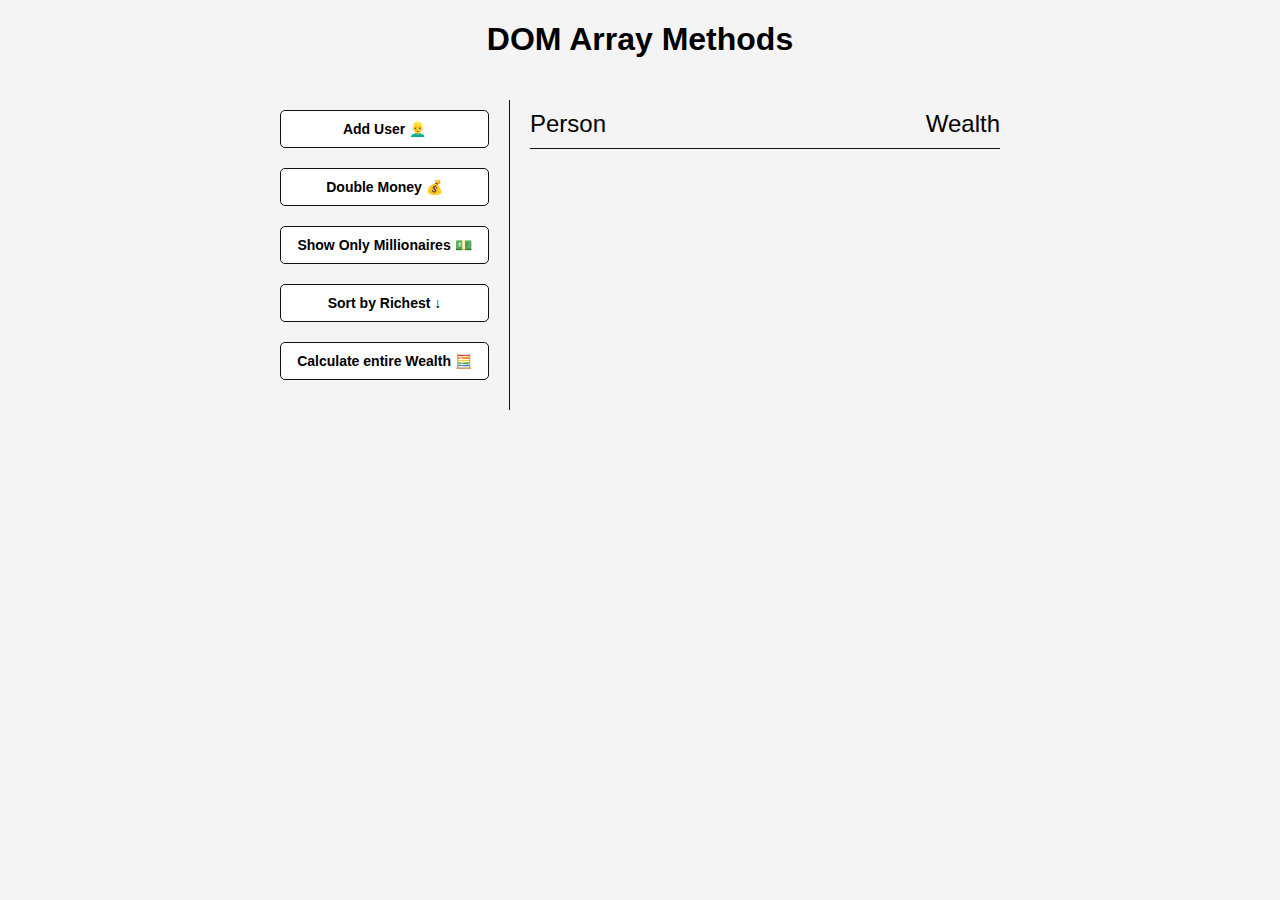
<file: javascript-projectes/dom-array-methods/index.html>
<!DOCTYPE html>
<html lang="en">
  <head>
    <meta charset="UTF-8" />
    <meta http-equiv="X-UA-Compatible" content="IE=edge" />
    <meta name="viewport" content="width=device-width, initial-scale=1.0" />
    <link rel="stylesheet" href="style.css" />
    <title>Document</title>
  </head>
  <body>
    <h1>DOM Array Methods</h1>

    <div class="container">
      <aside>
        <button id="add-user">Add User 👱‍♂️</button>
        <button id="double">Double Money 💰</button>
        <button id="show-millionaires">Show Only Millionaires 💵</button>
        <button id="sort">Sort by Richest ↓</button>
        <button id="calculate-wealth">Calculate entire Wealth 🧮</button>
      </aside>

      <main id="main">
        <h2><strong>Person</strong> Wealth</h2>
      </main>
    </div>

    <script src="script.js"></script>
  </body>
</html>
</file>
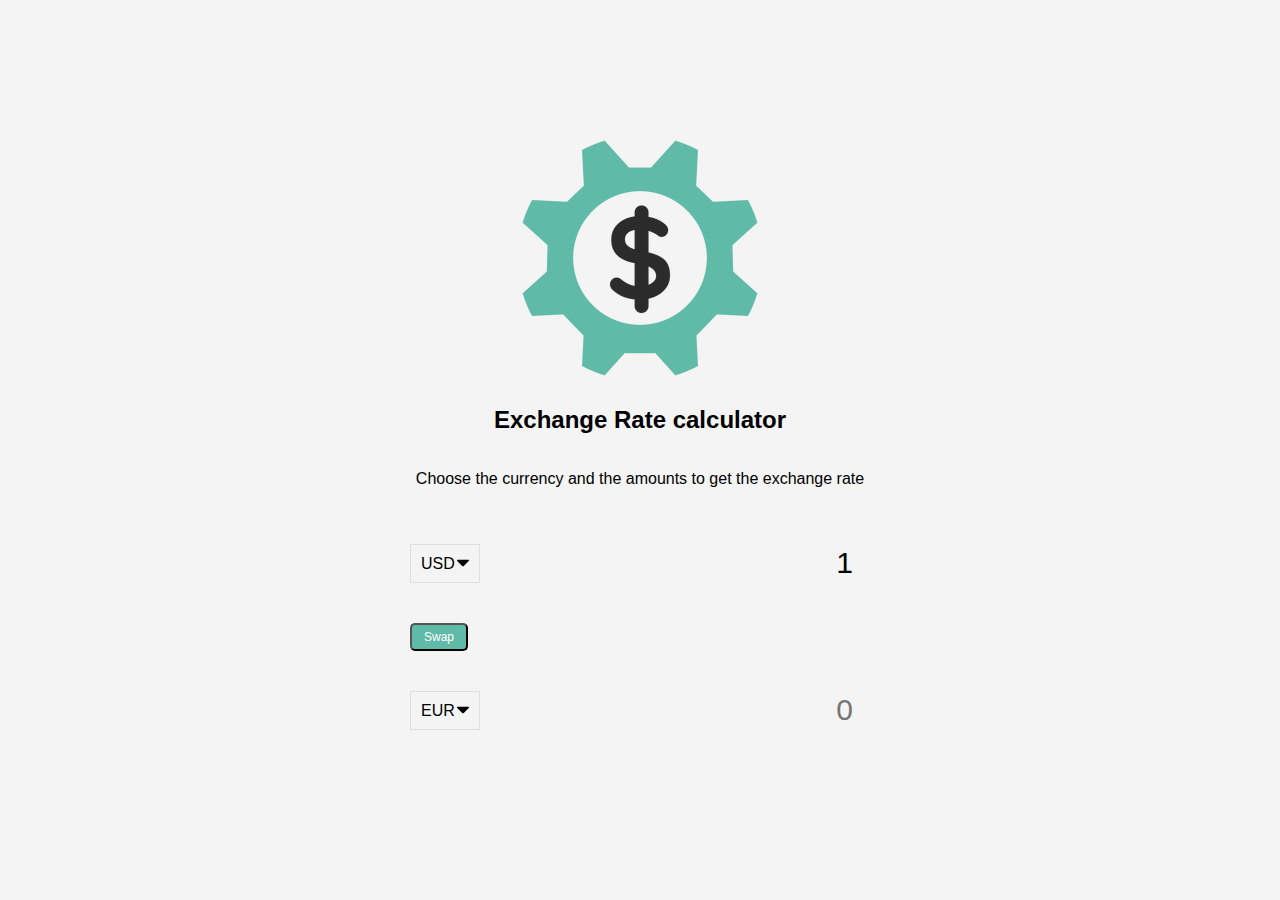
<file: javascript-projectes/exchange-rate/index.html>
<!DOCTYPE html>
<html lang="en">
  <head>
    <meta charset="UTF-8" />
    <meta http-equiv="X-UA-Compatible" content="IE=edge" />
    <meta name="viewport" content="width=device-width, initial-scale=1.0" />
    <link rel="stylesheet" href="style.css" />
    <title>exchange-rate</title>
  </head>
  <body>
    <img src="img/money.png" alt="hgh" class="mony-img" />
    <h2>Exchange Rate calculator</h2>
    <p>Choose the currency and the amounts to get the exchange rate</p>

    <div class="container">
      <div class="currency">
        <select id="currency-one">
          <option value="AED">AED</option>
          <option value="ARS">ARS</option>
          <option value="AUD">AUD</option>
          <option value="BGN">BGN</option>
          <option value="BRL">BRL</option>
          <option value="BSD">BSD</option>
          <option value="CAD">CAD</option>
          <option value="CHF">CHF</option>
          <option value="CLP">CLP</option>
          <option value="CNY">CNY</option>
          <option value="COP">COP</option>
          <option value="CZK">CZK</option>
          <option value="DKK">DKK</option>
          <option value="DOP">DOP</option>
          <option value="EGP">EGP</option>
          <option value="EUR">EUR</option>
          <option value="FJD">FJD</option>
          <option value="GBP">GBP</option>
          <option value="GTQ">GTQ</option>
          <option value="HKD">HKD</option>
          <option value="HRK">HRK</option>
          <option value="HUF">HUF</option>
          <option value="IDR">IDR</option>
          <option value="ILS">ILS</option>
          <option value="INR">INR</option>
          <option value="ISK">ISK</option>
          <option value="JPY">JPY</option>
          <option value="KRW">KRW</option>
          <option value="KZT">KZT</option>
          <option value="MXN">MXN</option>
          <option value="MYR">MYR</option>
          <option value="NOK">NOK</option>
          <option value="NZD">NZD</option>
          <option value="PAB">PAB</option>
          <option value="PEN">PEN</option>
          <option value="PHP">PHP</option>
          <option value="PKR">PKR</option>
          <option value="PLN">PLN</option>
          <option value="PYG">PYG</option>
          <option value="RON">RON</option>
          <option value="RUB">RUB</option>
          <option value="SAR">SAR</option>
          <option value="SEK">SEK</option>
          <option value="SGD">SGD</option>
          <option value="THB">THB</option>
          <option value="TRY">TRY</option>
          <option value="TWD">TWD</option>
          <option value="UAH">UAH</option>
          <option value="USD" selected>USD</option>
          <option value="UYU">UYU</option>
          <option value="VND">VND</option>
          <option value="ZAR">ZAR</option>
        </select>
        <input type="number" id="amount-one" placeholder="0" value="1" />
      </div>

      <div class="swap-rate-container">
        <button class="btn" id="swap">Swap</button>
        <div class="rate" id="rate"></div>
      </div>

      <div class="currency">
        <select id="currency-two">
          <option value="AED">AED</option>
          <option value="ARS">ARS</option>
          <option value="AUD">AUD</option>
          <option value="BGN">BGN</option>
          <option value="BRL">BRL</option>
          <option value="BSD">BSD</option>
          <option value="CAD">CAD</option>
          <option value="CHF">CHF</option>
          <option value="CLP">CLP</option>
          <option value="CNY">CNY</option>
          <option value="COP">COP</option>
          <option value="CZK">CZK</option>
          <option value="DKK">DKK</option>
          <option value="DOP">DOP</option>
          <option value="EGP">EGP</option>
          <option value="EUR" selected>EUR</option>
          <option value="FJD">FJD</option>
          <option value="GBP">GBP</option>
          <option value="GTQ">GTQ</option>
          <option value="HKD">HKD</option>
          <option value="HRK">HRK</option>
          <option value="HUF">HUF</option>
          <option value="IDR">IDR</option>
          <option value="ILS">ILS</option>
          <option value="INR">INR</option>
          <option value="ISK">ISK</option>
          <option value="JPY">JPY</option>
          <option value="KRW">KRW</option>
          <option value="KZT">KZT</option>
          <option value="MXN">MXN</option>
          <option value="MYR">MYR</option>
          <option value="NOK">NOK</option>
          <option value="NZD">NZD</option>
          <option value="PAB">PAB</option>
          <option value="PEN">PEN</option>
          <option value="PHP">PHP</option>
          <option value="PKR">PKR</option>
          <option value="PLN">PLN</option>
          <option value="PYG">PYG</option>
          <option value="RON">RON</option>
          <option value="RUB">RUB</option>
          <option value="SAR">SAR</option>
          <option value="SEK">SEK</option>
          <option value="SGD">SGD</option>
          <option value="THB">THB</option>
          <option value="TRY">TRY</option>
          <option value="TWD">TWD</option>
          <option value="UAH">UAH</option>
          <option value="USD">USD</option>
          <option value="UYU">UYU</option>
          <option value="VND">VND</option>
          <option value="ZAR">ZAR</option>
        </select>
        <input type="number" id="amount-two" placeholder="0" />
      </div>
    </div>

    <script src="script.js"></script>
  </body>
</html>
</file>
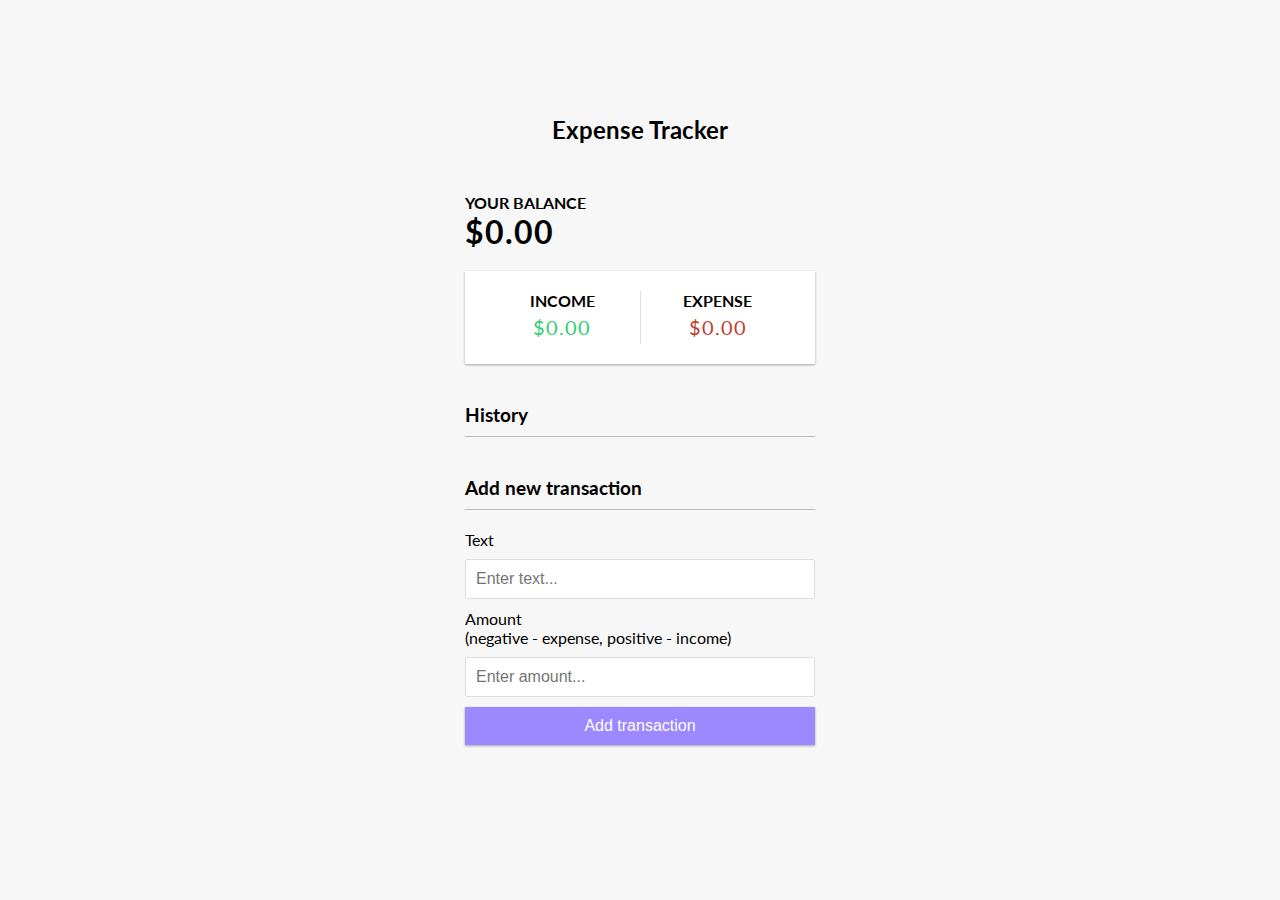
<file: javascript-projectes/expense-tracker/index.html>
<!DOCTYPE html>
<html lang="en">
  <head>
    <meta charset="UTF-8" />
    <meta name="viewport" content="width=device-width, initial-scale=1.0" />
    <meta http-equiv="X-UA-Compatible" content="ie=edge" />
    <link rel="stylesheet" href="style.css" />
    <title>Expense Tracker</title>
  </head>
  <body>
    <h2>Expense Tracker</h2>

    <div class="container">
      <h4>Your Balance</h4>
      <h1 id="balance">$0.00</h1>

      <div class="inc-exp-container">
        <div>
          <h4>Income</h4>
          <p id="money-plus" class="money plus">+$0.00</p>
        </div>
        <div>
          <h4>Expense</h4>
          <p id="money-minus" class="money minus">-$0.00</p>
        </div>
      </div>

      <h3>History</h3>
      <ul id="list" class="list">
        <!-- <li class="minus">
          Cash <span>-$400</span><button class="delete-btn">x</button>
        </li> -->
      </ul>

      <h3>Add new transaction</h3>
      <form id="form">
        <div class="form-control">
          <label for="text">Text</label>
          <input type="text" id="text" placeholder="Enter text..." />
        </div>
        <div class="form-control">
          <label for="amount"
            >Amount <br />
            (negative - expense, positive - income)</label
          >
          <input type="number" id="amount" placeholder="Enter amount..." />
        </div>
        <button class="btn">Add transaction</button>
      </form>
    </div>
    <script src="script.js"></script>
  </body>
</html>
</file>
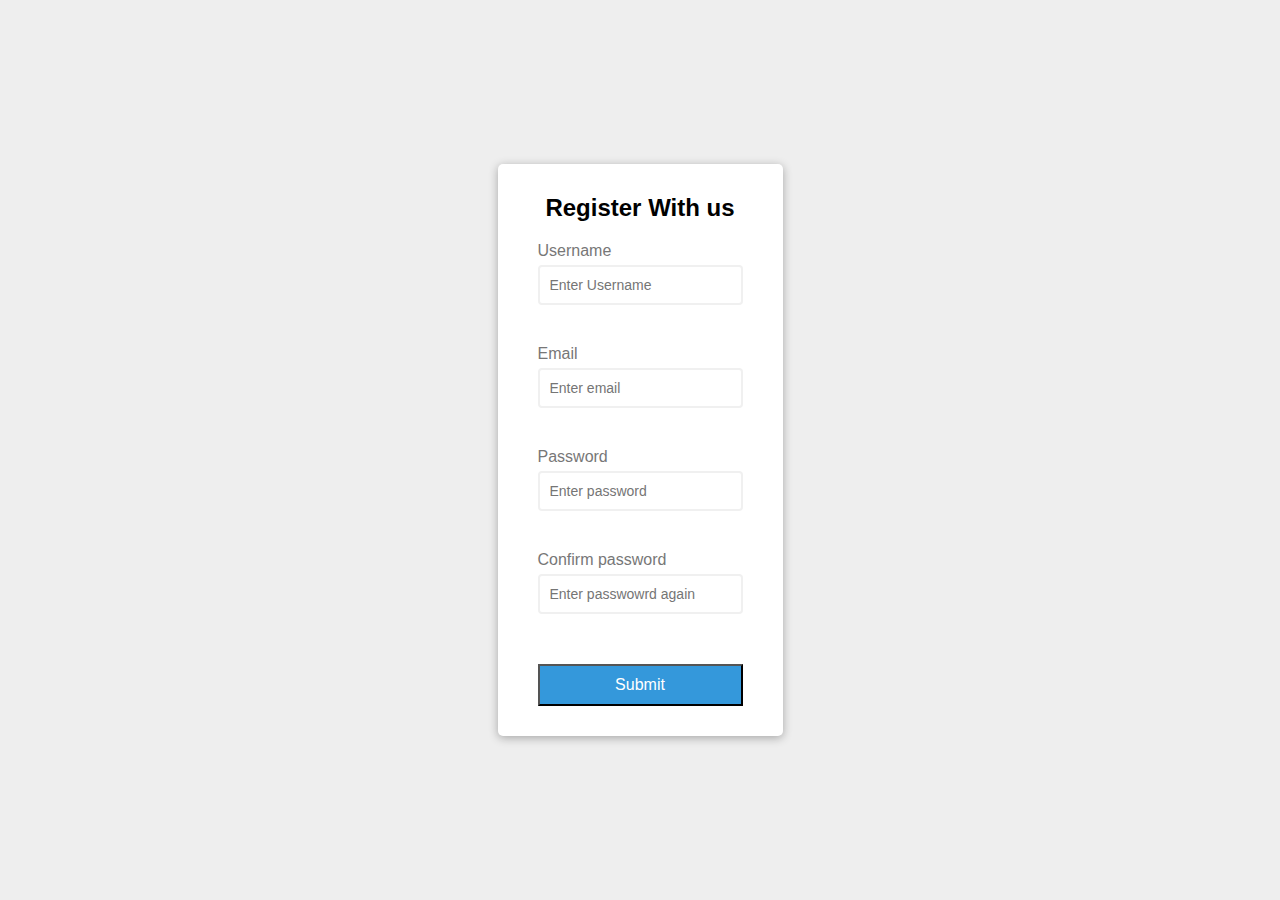
<file: javascript-projectes/form-validation/index.html>
<!DOCTYPE html>
<html lang="en">
  <head>
    <meta charset="UTF-8" />
    <meta http-equiv="X-UA-Compatible" content="IE=edge" />
    <meta name="viewport" content="width=device-width, initial-scale=1.0" />
    <link rel="stylesheet" href="style.css" />
    <title>form-validation</title>
  </head>
  <body>
    <div class="container">
      <form id="form" class="form">
        <h2>Register With us</h2>
        <div class="form-control">
          <label for="username">Username</label>
          <input id="username" type="text" placeholder="Enter Username" />
          <small>Error message</small>
        </div>
        <div class="form-control">
          <label for="email">Email</label>
          <input id="email" type="text" placeholder="Enter email" />
          <small>Error message</small>
        </div>
        <div class="form-control">
          <label for="password">Password</label>
          <input id="password" type="password" placeholder="Enter password" />
          <small>Error message</small>
        </div>
        <div class="form-control">
          <label for="password2">Confirm password</label>
          <input
            id="password2"
            type="password"
            placeholder="Enter passwowrd again"
          />
          <small>Error message</small>
        </div>
        <button>Submit</button>
      </form>
    </div>
    <script src="script.js"></script>
  </body>
</html>
</file>
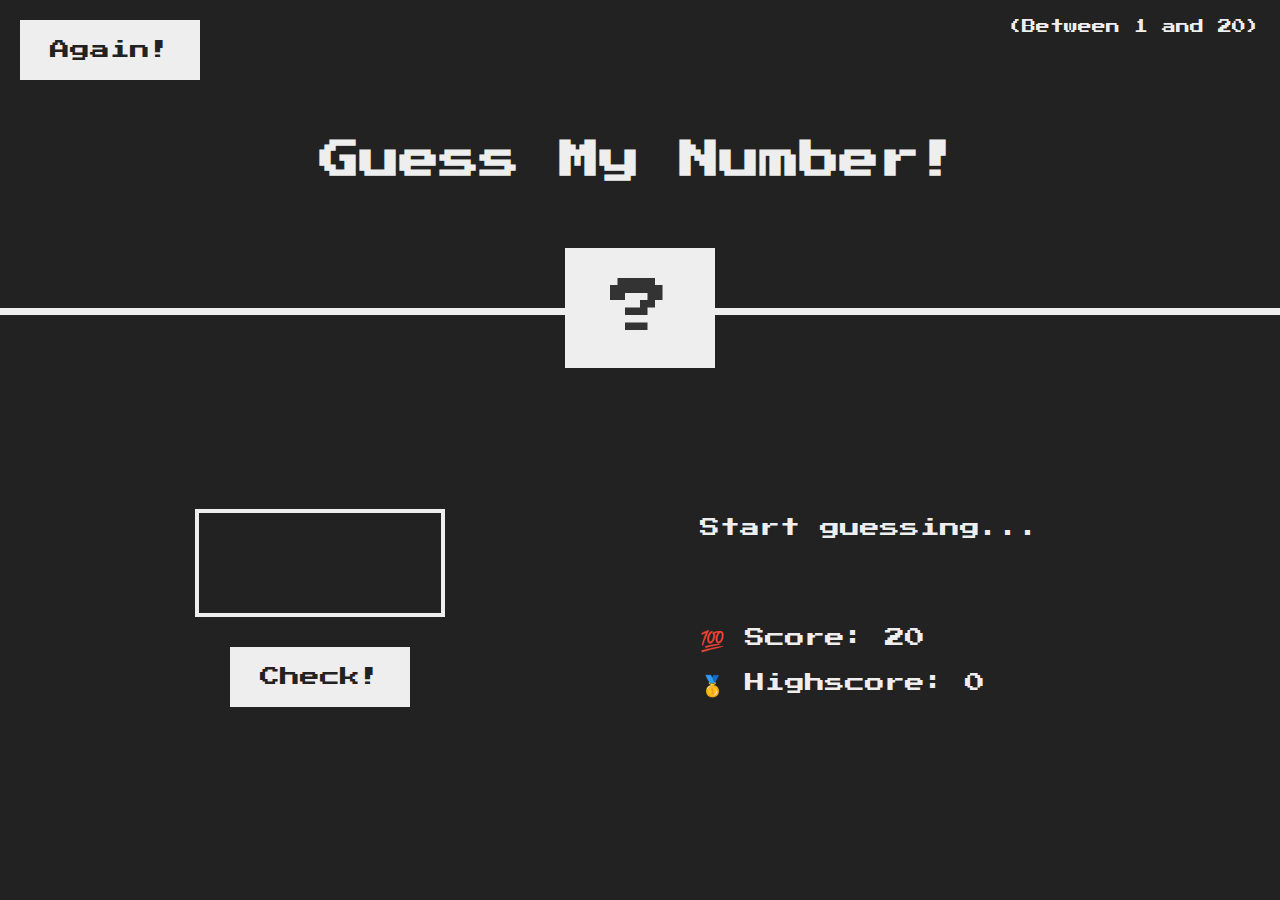
<file: javascript-projectes/GUEST-number/index.html>
<!DOCTYPE html>
<html lang="en">
  <head>
    <meta charset="UTF-8" />
    <meta name="viewport" content="width=device-width, initial-scale=1.0" />
    <meta http-equiv="X-UA-Compatible" content="ie=edge" />
    <link rel="stylesheet" href="style.css" />
    <title>Guess My Number!</title>
  </head>
  <body>
    <header>
      <h1>Guess My Number!</h1>
      <p class="between">(Between 1 and 20)</p>
      <button class="btn again">Again!</button>
      <div class="number">?</div>
    </header>
    <main>
      <section class="left">
        <input type="number" class="guess" />
        <button class="btn check">Check!</button>
      </section>
      <section class="right">
        <p class="message">Start guessing...</p>
        <p class="label-score">💯 Score: <span class="score">20</span></p>
        <p class="label-highscore">
          🥇 Highscore: <span class="highscore">0</span>
        </p>
      </section>
    </main>
    <script src="script.js"></script>
  </body>
</html>
</file>
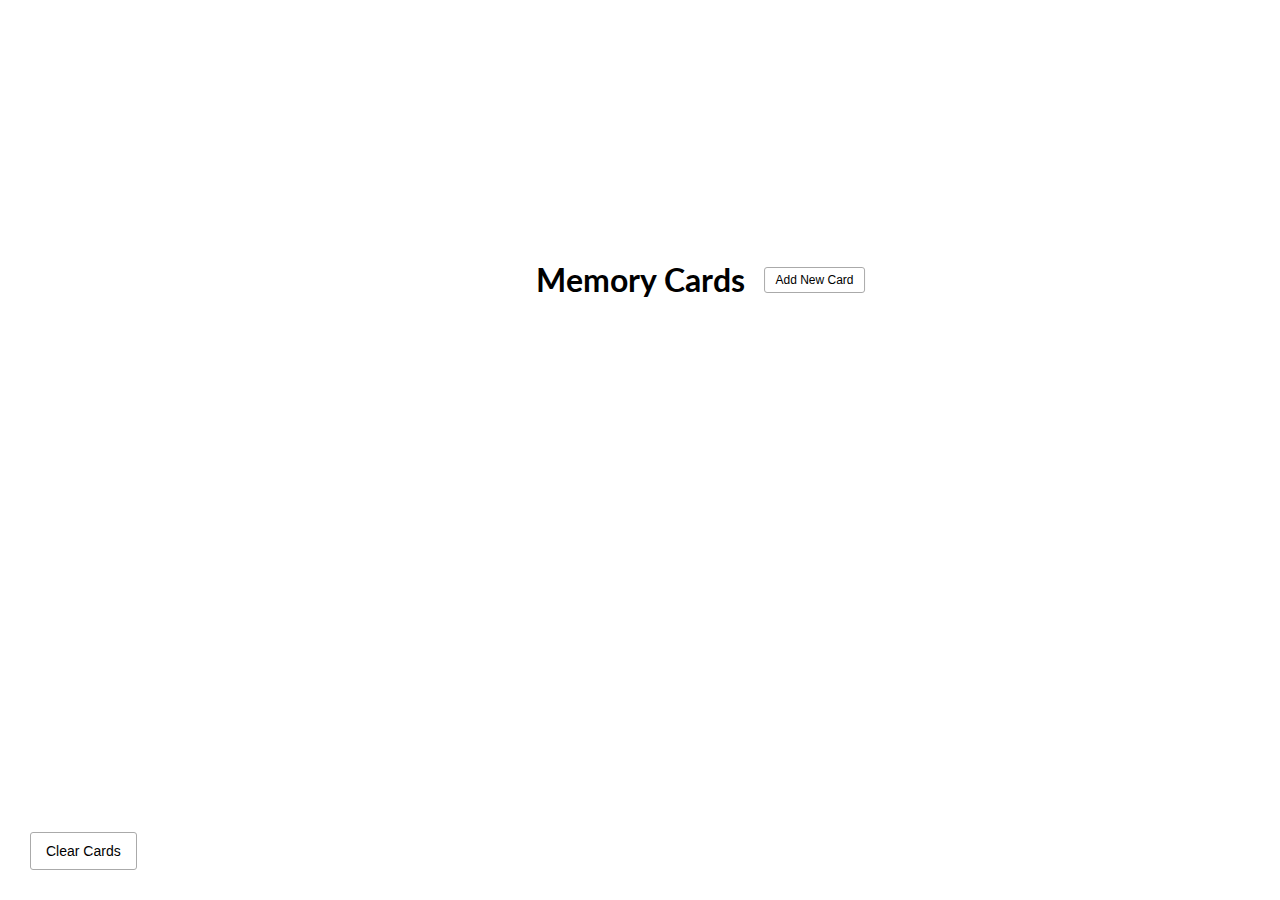
<file: javascript-projectes/memory-cards/index.html>
<!DOCTYPE html>
<html lang="en">
  <head>
    <meta charset="UTF-8" />
    <meta name="viewport" content="width=device-width, initial-scale=1.0" />
    <meta http-equiv="X-UA-Compatible" content="ie=edge" />
    <link
      rel="stylesheet"
      href="https://cdnjs.cloudflare.com/ajax/libs/font-awesome/5.11.2/css/all.min.css"
      integrity="sha256-+N4/V/SbAFiW1MPBCXnfnP9QSN3+Keu+NlB+0ev/YKQ="
      crossorigin="anonymous"
    />
    <link rel="stylesheet" href="style.css" />
    <title>Memory Cards</title>
  </head>
  <body>
    <button id="clear" class="clear btn">
      <i class="fas fa-trash"></i> Clear Cards
    </button>

    <h1>
      Memory Cards
      <button id="show" class="btn btn-small">
        <i class="fas fa-plus"></i> Add New Card
      </button>
    </h1>

    <div id="cards-container" class="cards">
      <!-- <div class="card active">
        <div class="inner-card">
          <div class="inner-card-front">
            <p>
              What is PHP?
            </p>
          </div>
          <div class="inner-card-back">
            <p>
              A programming language
            </p>
          </div>
        </div>
      </div>

      <div class="card">
        <div class="inner-card">
          <div class="inner-card-front">
            <p>
              What is PHP?
            </p>
          </div>
          <div class="inner-card-back">
            <p>
              A programming language
            </p>
          </div>
        </div>
      </div> -->
    </div>

    <div class="navigation">
      <button id="prev" class="nav-button">
        <i class="fas fa-arrow-left"></i>
      </button>

      <p id="current"></p>

      <button id="next" class="nav-button">
        <i class="fas fa-arrow-right"></i>
      </button>
    </div>

    <div id="add-container" class="add-container">
      <h1>
        Add New Card
        <button id="hide" class="btn btn-small btn-ghost">
          <i class="fas fa-times"></i>
        </button>
      </h1>

      <div class="form-group">
        <label for="question">Question</label>
        <textarea id="question" placeholder="Enter question..."></textarea>
      </div>

      <div class="form-group">
        <label for="answer">Answer</label>
        <textarea id="answer" placeholder="Enter Answer..."></textarea>
      </div>

      <button id="add-card" class="btn">
        <i class="fas fa-plus"></i> Add Card
      </button>
    </div>

    <script src="script.js"></script>
  </body>
</html>
</file>
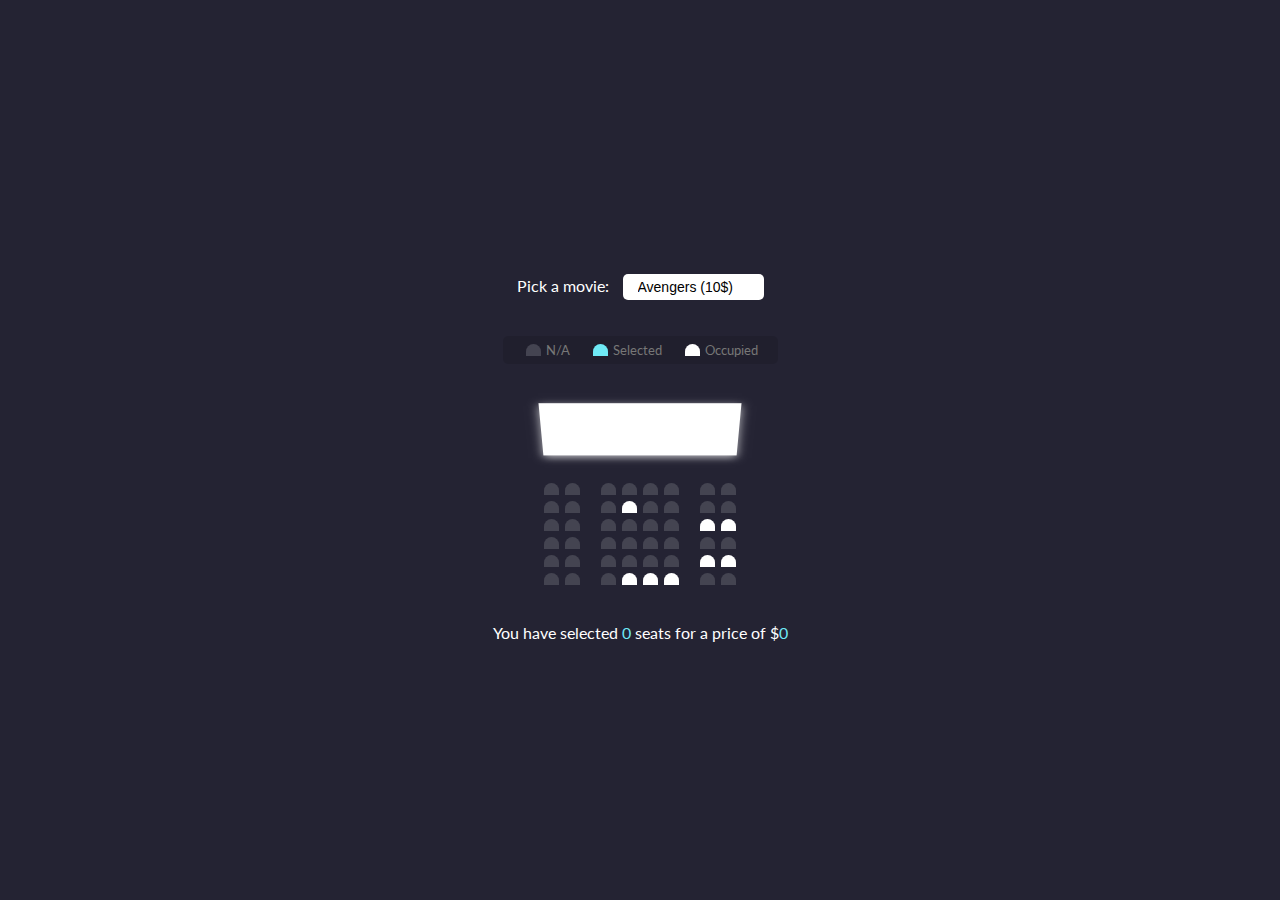
<file: javascript-projectes/movie-seat-booking/index.html>
<!DOCTYPE html>
<html lang="en">
  <head>
    <meta charset="UTF-8" />
    <meta http-equiv="X-UA-Compatible" content="IE=edge" />
    <meta name="viewport" content="width=device-width, initial-scale=1.0" />
    <link rel="stylesheet" href="style.css" />
    <title>Movie seat booking</title>
  </head>
  <body>
    <div class="movie-container">
      <label>Pick a movie:</label>
      <select id="movie">
        <option value="10">Avengers (10$)</option>
        <option value="12">Joker (12$)</option>
        <option value="8">Toy Story 4 (8$)</option>
        <option value="9">The lion King (9$)</option>
      </select>
    </div>
    <ul class="showcase">
      <li>
        <div class="seat"></div>
        <small>N/A</small>
      </li>
      <li>
        <div class="seat selected"></div>
        <small>Selected</small>
      </li>
      <li>
        <div class="seat occupied"></div>
        <small>Occupied</small>
      </li>
    </ul>

    <div class="container">
      <div class="screen"></div>

      <div class="row">
        <div class="seat"></div>
        <div class="seat"></div>
        <div class="seat"></div>
        <div class="seat"></div>
        <div class="seat"></div>
        <div class="seat"></div>
        <div class="seat"></div>
        <div class="seat"></div>
      </div>
      <div class="row">
        <div class="seat"></div>
        <div class="seat"></div>
        <div class="seat"></div>
        <div class="seat occupied"></div>
        <div class="seat ocupied"></div>
        <div class="seat"></div>
        <div class="seat"></div>
        <div class="seat"></div>
      </div>
      <div class="row">
        <div class="seat"></div>
        <div class="seat"></div>
        <div class="seat"></div>
        <div class="seat"></div>
        <div class="seat"></div>
        <div class="seat"></div>
        <div class="seat occupied"></div>
        <div class="seat occupied"></div>
      </div>
      <div class="row">
        <div class="seat"></div>
        <div class="seat"></div>
        <div class="seat"></div>
        <div class="seat"></div>
        <div class="seat"></div>
        <div class="seat"></div>
        <div class="seat"></div>
        <div class="seat"></div>
      </div>
      <div class="row">
        <div class="seat"></div>
        <div class="seat"></div>
        <div class="seat"></div>
        <div class="seat"></div>
        <div class="seat"></div>
        <div class="seat"></div>
        <div class="seat occupied"></div>
        <div class="seat occupied"></div>
      </div>
      <div class="row">
        <div class="seat"></div>
        <div class="seat"></div>
        <div class="seat"></div>
        <div class="seat occupied"></div>
        <div class="seat occupied"></div>
        <div class="seat occupied"></div>
        <div class="seat"></div>
        <div class="seat"></div>
      </div>
    </div>

    <p class="text">
      You have selected <span id="count">0</span> seats for a price of $<span
        id="total"
        >0</span
      >
    </p>
    <script src="script.js"></script>
  </body>
</html>
</file>
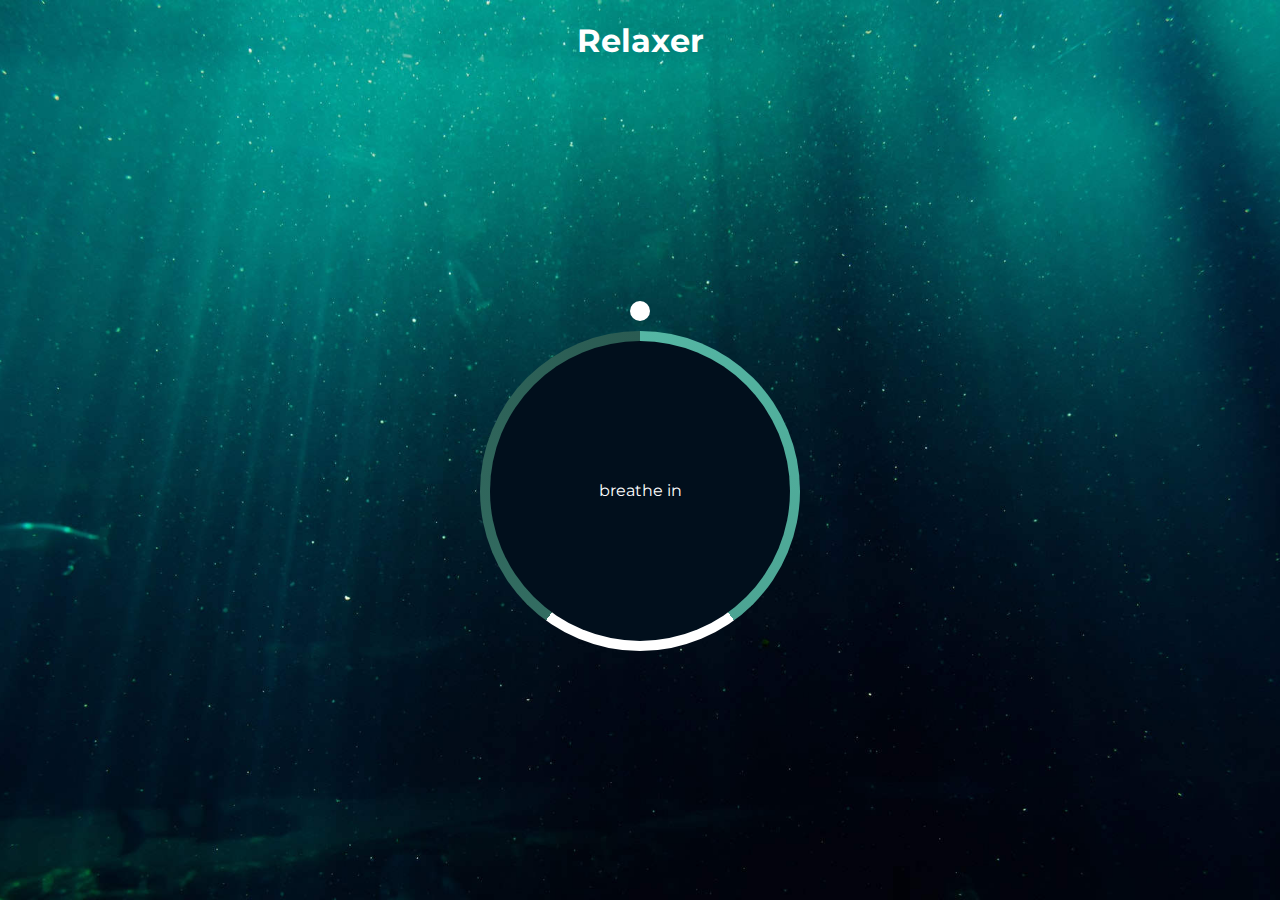
<file: javascript-projectes/relaxer-app/index.html>
<!DOCTYPE html>
<html lang="en">
  <head>
    <meta charset="UTF-8" />
    <meta name="viewport" content="width=device-width, initial-scale=1.0" />
    <meta http-equiv="X-UA-Compatible" content="ie=edge" />
    <link rel="stylesheet" href="style.css" />
    <title>Relaxer</title>
  </head>
  <body>
    <h1>Relaxer</h1>

    <div class="container" id="container">
      <div class="circle"></div>

      <p id="text"></p>

      <div class="pointer-container">
        <span class="pointer"></span>
      </div>

      <div class="gradient-circle"></div>
    </div>

    <script src="script.js"></script>
  </body>
</html>
</file>
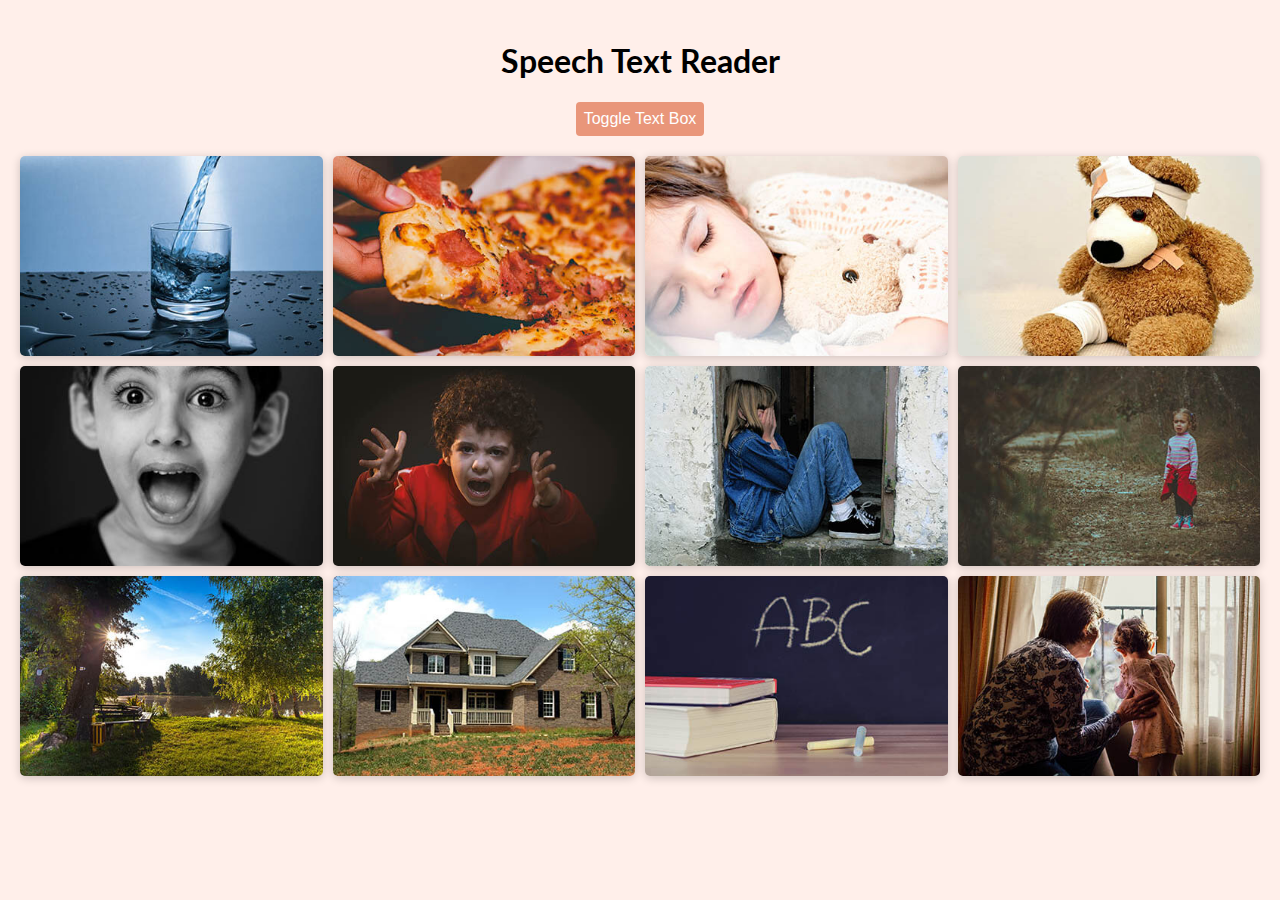
<file: javascript-projectes/speech-text-reader/index.html>
<!DOCTYPE html>
<html lang="en">
  <head>
    <meta charset="UTF-8" />
    <meta name="viewport" content="width=device-width, initial-scale=1.0" />
    <meta http-equiv="X-UA-Compatible" content="ie=edge" />
    <link rel="stylesheet" href="style.css" />
    <title>Speech Text Reader</title>
  </head>
  <body>
    <div class="container">
      <h1>Speech Text Reader</h1>
      <button id="toggle" class="btn btn-toggle">
        Toggle Text Box
      </button>
      <div id="text-box" class="text-box">
        <div id="close" class="close">X</div>
        <h3>Choose Voice</h3>
        <select id="voices"></select>
        <textarea id="text" placeholder="Enter text to read..."></textarea>
        <button class="btn" id="read">Read Text</button>
      </div>
      <main></main>
    </div>

    <script src="script.js"></script>
  </body>
</html>
</file>
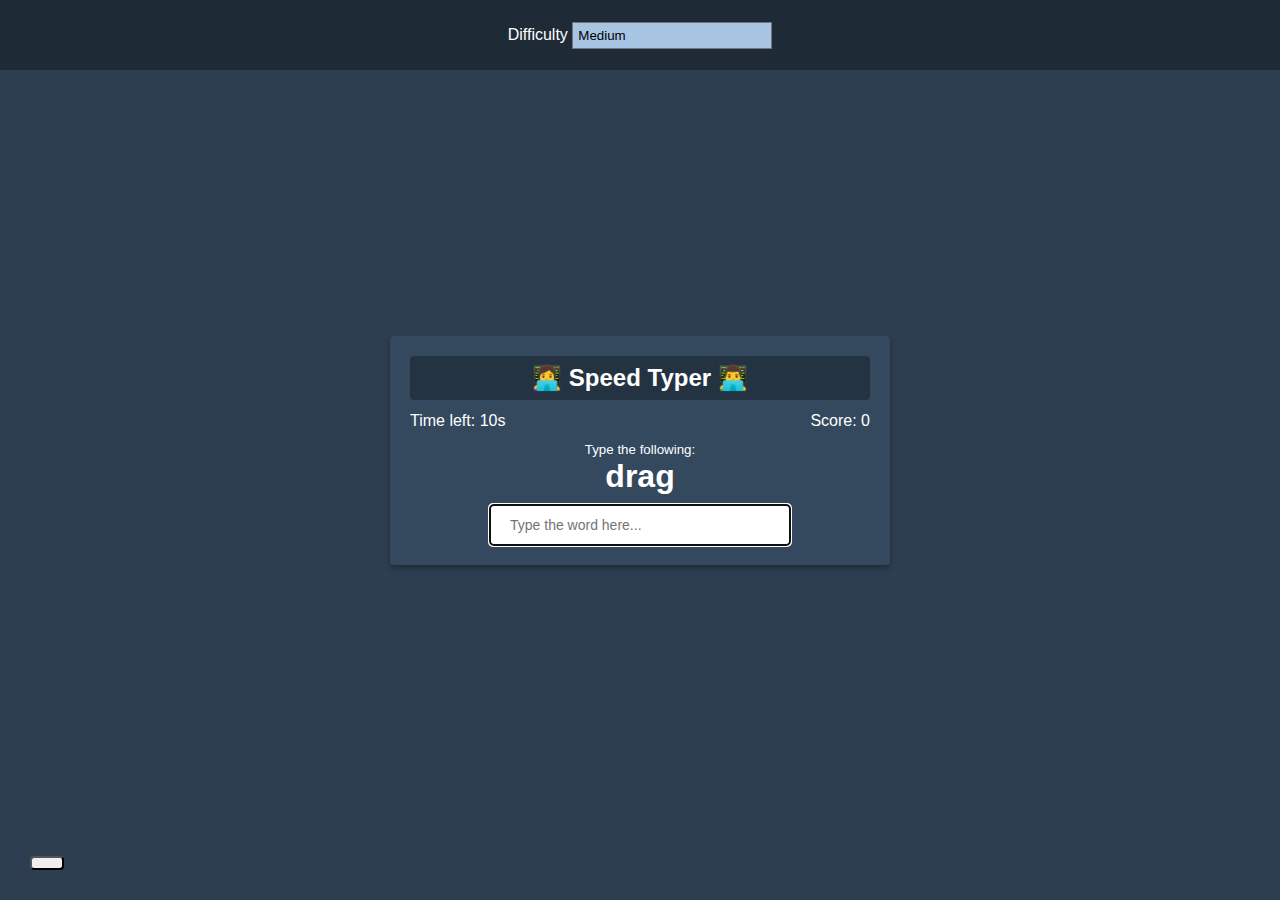
<file: javascript-projectes/typing-game/index.html>
<!DOCTYPE html>
<html lang="en">
  <head>
    <meta charset="UTF-8" />
    <meta name="viewport" content="width=device-width, initial-scale=1.0" />
    <meta http-equiv="X-UA-Compatible" content="ie=edge" />
    <link
      rel="stylesheet"
      href="https://cdnjs.cloudflare.com/ajax/libs/font-awesome/5.11.2/css/all.min.css"
      integrity="sha256-+N4/V/SbAFiW1MPBCXnfnP9QSN3+Keu+NlB+0ev/YKQ="
      crossorigin="anonymous"
    />
    <link rel="stylesheet" href="style.css" />
    <title>Speed Typer</title>
  </head>
  <body>
    <button id="settings-btn" class="settings-btn">
      <i class="fas fa-cog"></i>
    </button>

    <div id="settings" class="settings">
      <form id="settings-form">
        <div>
          <label for="difficulty">Difficulty</label>
          <select id="difficulty">
            <option value="easy">Easy</option>
            <option value="medium">Medium</option>
            <option value="hard">Hard</option>
          </select>
        </div>
      </form>
    </div>

    <div class="container">
      <h2>👩‍💻 Speed Typer 👨‍💻</h2>
      <small>Type the following:</small>

      <h1 id="word"></h1>

      <input
        type="text"
        id="text"
        autocomplete="off"
        placeholder="Type the word here..."
        autofocus
      />

      <p class="time-container">Time left: <span id="time">10s</span></p>

      <p class="score-container">Score: <span id="score">0</span></p>

      <div id="end-game-container" class="end-game-container"></div>
    </div>

    <script src="script.js"></script>
  </body>
</html>
</file>
<file: javascript-projectes/dom-array-methods/style.css>
* {
  box-sizing: border-box;
}

body {
  background: #f4f4f4;
  font-family: Arial, Helvetica, sans-serif;
  display: flex;
  flex-direction: column;
  align-items: center;
  min-height: 100vh;
  margin: 0;
}

.container {
  display: flex;
  padding: 20px;
  margin: 0 auto;
  max-width: 100%;
  width: 800px;
}

aside {
  padding: 10px 20px;
  width: 250px;
  border-right: 1px solid #111;
}

button {
  cursor: pointer;
  background-color: #fff;
  border: solid 1px #111;
  border-radius: 5px;
  display: block;
  width: 100%;
  padding: 10px;
  margin-bottom: 20px;
  font-weight: bold;
  font-size: 14px;
}

main {
  flex: 1;
  padding: 10px 20px;
}

h2 {
  border-bottom: 1px solid #111;
  padding-bottom: 10px;
  display: flex;
  justify-content: space-between;
  font-weight: 300;
  margin: 0 0 20px;
}

h3 {
  background-color: #fff;
  border-bottom: 1px solid #111;
  padding: 10px;
  display: flex;
  justify-content: space-between;
  font-weight: 300;
  margin: 20px 0 0;
}

.person {
  display: flex;
  justify-content: space-between;
  font-size: 20px;
  margin-bottom: 10px;
}
</file>
<file: javascript-projectes/exchange-rate/style.css>
:root {
  --primary-color: #5fbaa7;
}

* {
  box-sizing: border-box;
}

body {
  background-color: #f4f4f4;
  font-family: Arial, Helvetica, sans-serif;
  display: flex;
  flex-direction: column;
  align-items: center;
  justify-content: center;
  height: 100vh;
  margin: 0;
  padding: 20px;
}

h1 {
  color: var(--primary-color);
}

p {
  text-align: center;
}

.btn {
  color: #fff;
  background: var(--primary-color);
  cursor: pointer;
  border-radius: 5px;
  font-size: 12px;
  padding: 5px 12px;
}

.money-img {
  width: 150px;
}

.currency {
  padding: 40px 0;
  display: flex;
  align-items: center;
  justify-content: space-between;
}

.currency select {
  padding: 10px 20px 10px 10px;
  -moz-appearance: none;
  -webkit-appearance: none;
  appearance: none;
  border: 1px solid #dedede;
  font-size: 16px;
  /*  You may not need these following lines. The arrow did not show for me on MacOS/Chrome so I added it. Just remove it if you would like  */
  background: transparent;
  background-image: url("data:image/svg+xml;charset=US-ASCII,%3Csvg%20xmlns%3D%22http%3A%2F%2Fwww.w3.org%2F2000%2Fsvg%22%20width%3D%22292.4%22%20height%3D%22292.4%22%3E%3Cpath%20fill%3D%22%20000002%22%20d%3D%22M287%2069.4a17.6%2017.6%200%200%200-13-5.4H18.4c-5%200-9.3%201.8-12.9%205.4A17.6%2017.6%200%200%200%200%2082.2c0%205%201.8%209.3%205.4%2012.9l128%20127.9c3.6%203.6%207.8%205.4%2012.8%205.4s9.2-1.8%2012.8-5.4L287%2095c3.5-3.5%205.4-7.8%205.4-12.8%200-5-1.9-9.2-5.5-12.8z%22%2F%3E%3C%2Fsvg%3E");
  background-position: right 10px top 50%, 0, 0;
  background-size: 12px auto, 100%;
  background-repeat: no-repeat;
}

.currency input {
  border: 0;
  background: transparent;
  font-size: 30px;
  text-align: right;
}

.swap-rate-container {
  display: flex;
  align-items: center;
  justify-content: space-between;
}

.rate {
  color: var(--primary-color);
  font-size: 14px;
  padding: 0 10px;
}

select:focus,
input:focus,
button:focus {
  outline: 0;
}

@media (max-width: 600px) {
  .currency input {
    width: 200px;
  }
}
</file>
<file: javascript-projectes/expense-tracker/style.css>
@import url('https://fonts.googleapis.com/css?family=Lato&display=swap');

:root {
  --box-shadow: 0 1px 3px rgba(0, 0, 0, 0.12), 0 1px 2px rgba(0, 0, 0, 0.24);
}

* {
  box-sizing: border-box;
}

body {
  background-color: #f7f7f7;
  display: flex;
  flex-direction: column;
  align-items: center;
  justify-content: center;
  min-height: 100vh;
  margin: 0;
  font-family: 'Lato', sans-serif;
}

.container {
  margin: 30px auto;
  width: 350px;
}

h1 {
  letter-spacing: 1px;
  margin: 0;
}

h3 {
  border-bottom: 1px solid #bbb;
  padding-bottom: 10px;
  margin: 40px 0 10px;
}

h4 {
  margin: 0;
  text-transform: uppercase;
}

.inc-exp-container {
  background-color: #fff;
  box-shadow: var(--box-shadow);
  padding: 20px;
  display: flex;
  justify-content: space-between;
  margin: 20px 0;
}

.inc-exp-container > div {
  flex: 1;
  text-align: center;
}

.inc-exp-container > div:first-of-type {
  border-right: 1px solid #dedede;
}

.money {
  font-size: 20px;
  letter-spacing: 1px;
  margin: 5px 0;
}

.money.plus {
  color: #2ecc71;
}

.money.minus {
  color: #c0392b;
}

label {
  display: inline-block;
  margin: 10px 0;
}

input[type='text'],
input[type='number'] {
  border: 1px solid #dedede;
  border-radius: 2px;
  display: block;
  font-size: 16px;
  padding: 10px;
  width: 100%;
}

.btn {
  cursor: pointer;
  background-color: #9c88ff;
  box-shadow: var(--box-shadow);
  color: #fff;
  border: 0;
  display: block;
  font-size: 16px;
  margin: 10px 0 30px;
  padding: 10px;
  width: 100%;
}

.btn:focus,
.delete-btn:focus {
  outline: 0;
}

.list {
  list-style-type: none;
  padding: 0;
  margin-bottom: 40px;
}

.list li {
  background-color: #fff;
  box-shadow: var(--box-shadow);
  color: #333;
  display: flex;
  justify-content: space-between;
  position: relative;
  padding: 10px;
  margin: 10px 0;
}

.list li.plus {
  border-right: 5px solid #2ecc71;
}

.list li.minus {
  border-right: 5px solid #c0392b;
}

.delete-btn {
  cursor: pointer;
  background-color: #e74c3c;
  border: 0;
  color: #fff;
  font-size: 20px;
  line-height: 20px;
  padding: 2px 5px;
  position: absolute;
  top: 50%;
  left: 0;
  transform: translate(-100%, -50%);
  opacity: 0;
  transition: opacity 0.3s ease;
}

.list li:hover .delete-btn {
  opacity: 1;
}
</file>
<file: javascript-projectes/form-validation/style.css>
* {
  box-sizing: border-box;
}
:root {
  --succes-color: #2ecc71;
  --error-color: #e74c3c;
}
.container {
  background-color: white;
  border-radius: 5px;
  box-shadow: 0 2px 10px rgba(0, 0, 0, 0.3);
}
.container form {
  padding: 30px 40px;
}
body {
  background-color: #eee;
  font-family: "Open Sans", sans-serif;
  display: flex;
  align-items: center;
  justify-content: center;
  min-height: 100vh;
  margin: 0;
}
.container form h2 {
  text-align: center;
  margin: 0 0 20px;
}
.container .form-control {
  margin-bottom: 10px;
  padding-bottom: 20px;
  position: relative;
}
.container .form-control label {
  color: #777;
  display: block;
  margin-bottom: 5px;
}
.container .form-control input {
  border: 2px solid #f0f0f0;
  border-radius: 4px;
  display: block;
  width: 100%;
  padding: 10px;
  font-size: 14px;
  margin-bottom: 10px;
}
.container form button {
  cursor: pointer;
  padding: 10px;
  margin-top: 20px;
  background-color: #3498db;
  display: block;
  color: white;
  font-size: 16px;
  width: 100%;
}
.form-control.success input {
  border-color: var(--succes-color);
}
.form-control.error input {
  border-color: var(--error-color);
}
.form-control small {
  color: var(--error-color);
  position: absolute;
  bottom: 0;
  left: 0;
  visibility: hidden;
  margin-top: 25px;
}
.form-control.error small {
  visibility: visible;
}
</file>
<file: javascript-projectes/GUEST-number/style.css>
@import url('https://fonts.googleapis.com/css?family=Press+Start+2P&display=swap');

* {
  margin: 0;
  padding: 0;
  box-sizing: inherit;
}

html {
  font-size: 62.5%;
  box-sizing: border-box;
}

body {
  font-family: 'Press Start 2P', sans-serif;
  color: #eee;
  background-color: #222;
  /* background-color: #60b347; */
}

/* LAYOUT */
header {
  position: relative;
  height: 35vh;
  border-bottom: 7px solid #eee;
}

main {
  height: 65vh;
  color: #eee;
  display: flex;
  align-items: center;
  justify-content: space-around;
}

.left {
  width: 52rem;
  display: flex;
  flex-direction: column;
  align-items: center;
}

.right {
  width: 52rem;
  font-size: 2rem;
}

/* ELEMENTS STYLE */
h1 {
  font-size: 4rem;
  text-align: center;
  position: absolute;
  width: 100%;
  top: 52%;
  left: 50%;
  transform: translate(-50%, -50%);
}

.number {
  background: #eee;
  color: #333;
  font-size: 6rem;
  width: 15rem;
  padding: 3rem 0rem;
  text-align: center;
  position: absolute;
  bottom: 0;
  left: 50%;
  transform: translate(-50%, 50%);
}

.between {
  font-size: 1.4rem;
  position: absolute;
  top: 2rem;
  right: 2rem;
}

.again {
  position: absolute;
  top: 2rem;
  left: 2rem;
}

.guess {
  background: none;
  border: 4px solid #eee;
  font-family: inherit;
  color: inherit;
  font-size: 5rem;
  padding: 2.5rem;
  width: 25rem;
  text-align: center;
  display: block;
  margin-bottom: 3rem;
}

.btn {
  border: none;
  background-color: #eee;
  color: #222;
  font-size: 2rem;
  font-family: inherit;
  padding: 2rem 3rem;
  cursor: pointer;
}

.btn:hover {
  background-color: #ccc;
}

.message {
  margin-bottom: 8rem;
  height: 3rem;
}

.label-score {
  margin-bottom: 2rem;
}
</file>
<file: javascript-projectes/memory-cards/style.css>
@import url('https://fonts.googleapis.com/css?family=Lato:300,500,700&display=swap');

* {
  box-sizing: border-box;
}

body {
  background-color: #fff;
  display: flex;
  flex-direction: column;
  align-items: center;
  justify-content: center;
  height: 100vh;
  margin: 0;
  overflow: hidden;
  font-family: 'Lato', sans-serif;
}

h1 {
  position: relative;
}

h1 button {
  position: absolute;
  right: 0;
  transform: translate(120%, -50%);
  z-index: 2;
}

.btn {
  cursor: pointer;
  background-color: #fff;
  border: 1px solid #aaa;
  border-radius: 3px;
  font-size: 14px;
  margin-top: 20px;
  padding: 10px 15px;
}

.btn-small {
  font-size: 12px;
  padding: 5px 10px;
}

.btn-ghost {
  border: 0;
  background-color: transparent;
}

.clear {
  position: absolute;
  bottom: 30px;
  left: 30px;
}

.cards {
  perspective: 1000px;
  position: relative;
  height: 300px;
  width: 500px;
  max-width: 100%;
}

.card {
  position: absolute;
  opacity: 0;
  font-size: 1.5em;
  top: 0;
  left: 0;
  height: 100%;
  width: 100%;
  transform: translateX(50%) rotateY(-10deg);
  transition: transform 0.4s ease, opacity 0.4s ease;
}

.card.active {
  cursor: pointer;
  opacity: 1;
  z-index: 10;
  transform: translateX(0) rotateY(0deg);
}

.card.left {
  transform: translateX(-50%) rotateY(10deg);
}

.inner-card {
  box-shadow: 0 1px 10px rgba(0, 0, 0, 0.3);
  border-radius: 4px;
  height: 100%;
  width: 100%;
  position: relative;
  transform-style: preserve-3d;
  transition: transform 0.4s ease;
}

.card.show-answer .inner-card {
  transform: rotateX(180deg);
}

.inner-card-front,
.inner-card-back {
  backface-visibility: hidden;
  position: absolute;
  top: 0;
  left: 0;
  display: flex;
  align-items: center;
  justify-content: center;
  height: 100%;
  width: 100%;
  background: #fff;
}

.inner-card-front {
  transform: rotateX(0deg);
  z-index: 2;
}

.inner-card-back {
  transform: rotateX(180deg);
}

.inner-card-front::after,
.inner-card-back::after {
  content: '\f021  Flip';
  font-family: 'Font Awesome 5 Free', Lato, sans-serif;
  position: absolute;
  top: 10px;
  right: 10px;
  font-weight: bold;
  font-size: 16px;
  color: #ddd;
}

.navigation {
  display: flex;
  margin: 20px 0;
}

.navigation .nav-button {
  border: none;
  background-color: transparent;
  cursor: pointer;
  font-size: 16px;
}

.navigation p {
  margin: 0 25px;
}

.add-container {
  opacity: 0;
  z-index: -1;
  background-color: #f0f0f0;
  border-top: 2px solid #eee;
  display: flex;
  flex-direction: column;
  align-items: center;
  justify-content: center;
  padding: 10px 0;
  position: absolute;
  top: 0;
  bottom: 0;
  width: 100%;
  transition: 0.3s ease;
}

.add-container.show {
  opacity: 1;
  z-index: 2;
}

.add-container h3 {
  margin: 10px 0;
}

.form-group label {
  display: block;
  margin: 20px 0 10px;
}

.form-group textarea {
  border: 1px solid #aaa;
  border-radius: 3px;
  font-size: 16px;
  padding: 12px;
  min-width: 500px;
  max-width: 100%;
}
</file>
<file: javascript-projectes/movie-seat-booking/style.css>
@import url("https://fonts.googleapis.com/css2?family=Cairo:wght@200&family=Inter:wght@500;600;700&family=Lato:ital,wght@0,700;1,100;1,300;1,400&family=Open+Sans:ital,wght@0,300;0,400;0,500;0,600;0,700;0,800;1,300;1,400;1,500;1,600;1,700;1,800&family=Rubik:wght@400;500;600;700&family=Shantell+Sans:wght@300&display=swap");

* {
  box-sizing: border-box;
}

body {
  background-color: #242333;
  color: #fff;
  display: flex;
  flex-direction: column;
  align-items: center;
  justify-content: center;
  height: 100vh;
  font-family: "Lato", sans-serif;
  margin: 0;
}

.movie-container {
  margin: 20px 0;
}

.movie-container select {
  background-color: #fff;
  border: 0;
  border-radius: 5px;
  font-size: 14px;
  margin-left: 10px;
  padding: 5px 15px 5px 15px;
  -moz-appearance: none;
  -webkit-appearance: none;
  appearance: none;
}

.container {
  perspective: 1000px;
  margin-bottom: 30px;
}

.seat {
  background-color: #444451;
  height: 12px;
  width: 15px;
  margin: 3px;
  border-top-left-radius: 10px;
  border-top-right-radius: 10px;
}

.seat.selected {
  background-color: #6feaf6;
}

.seat.occupied {
  background-color: #fff;
}

.seat:nth-of-type(2) {
  margin-right: 18px;
}

.seat:nth-last-of-type(2) {
  margin-left: 18px;
}

.seat:not(.occupied):hover {
  cursor: pointer;
  transform: scale(1.2);
}

.showcase .seat:not(.occupied):hover {
  cursor: default;
  transform: scale(1);
}

.showcase {
  background: rgba(0, 0, 0, 0.1);
  padding: 5px 10px;
  border-radius: 5px;
  color: #777;
  list-style-type: none;
  display: flex;
  justify-content: space-between;
}

.showcase li {
  display: flex;
  align-items: center;
  justify-content: center;
  margin: 0 10px;
}

.showcase li small {
  margin-left: 2px;
}

.row {
  display: flex;
}

.screen {
  background-color: #fff;
  height: 70px;
  width: 100%;
  margin: 15px 0;
  transform: rotateX(-45deg);
  box-shadow: 0 3px 10px rgba(255, 255, 255, 0.7);
}

p.text {
  margin: 5px 0;
}

p.text span {
  color: #6feaf6;
}
</file>
<file: javascript-projectes/relaxer-app/style.css>
@import url('https://fonts.googleapis.com/css?family=Montserrat&display=swap');

* {
  box-sizing: border-box;
}

body {
  background: #224941 url('./img/bg.jpg') no-repeat center center/cover;
  color: #fff;
  font-family: 'Montserrat', sans-serif;
  min-height: 100vh;
  overflow: hidden;
  display: flex;
  flex-direction: column;
  align-items: center;
  margin: 0;
}

.container {
  display: flex;
  align-items: center;
  justify-content: center;
  margin: auto;
  height: 300px;
  width: 300px;
  position: relative;
  transform: scale(1);
}

.circle {
  background-color: #010f1c;
  height: 100%;
  width: 100%;
  border-radius: 50%;
  position: absolute;
  top: 0;
  left: 0;
  z-index: -1;
}

.gradient-circle {
  background: conic-gradient(
    #55b7a4 0%,
    #4ca493 40%,
    #fff 40%,
    #fff 60%,
    #336d62 60%,
    #2a5b52 100%
  );
  height: 320px;
  width: 320px;
  z-index: -2;
  border-radius: 50%;
  position: absolute;
  top: -10px;
  left: -10px;
}

.pointer {
  background-color: #fff;
  border-radius: 50%;
  height: 20px;
  width: 20px;
  display: block;
}

.pointer-container {
  position: absolute;
  top: -40px;
  left: 140px;
  width: 20px;
  height: 190px;
  animation: rotate 7.5s linear forwards infinite;
  transform-origin: bottom center;
}

@keyframes rotate {
  from {
    transform: rotate(0deg);
  }

  to {
    transform: rotate(360deg);
  }
}

.container.grow {
  animation: grow 3s linear forwards;
}

@keyframes grow {
  from {
    transform: scale(1);
  }

  to {
    transform: scale(1.2);
  }
}

.container.shrink {
  animation: shrink 3s linear forwards;
}

@keyframes shrink {
  from {
    transform: scale(1.2);
  }

  to {
    transform: scale(1);
  }
}
</file>
<file: javascript-projectes/speech-text-reader/style.css>
@import url('https://fonts.googleapis.com/css?family=Lato');

* {
  box-sizing: border-box;
}

body {
  background: #ffefea;
  font-family: 'Lato', sans-serif;
  min-height: 100vh;
  margin: 0;
}

h1 {
  text-align: center;
}

.container {
  margin: auto;
  padding: 20px;
}

.btn {
  cursor: pointer;
  background-color: darksalmon;
  border: 0;
  border-radius: 4px;
  color: #fff;
  font-size: 16px;
  padding: 8px;
}

.btn:active {
  transform: scale(0.98);
}

.btn:focus,
select:focus {
  outline: 0;
}

.btn-toggle {
  display: block;
  margin: auto;
  margin-bottom: 20px;
}

.text-box {
  width: 70%;
  position: absolute;
  top: 30%;
  left: 50%;
  transform: translate(-50%, -800px);
  background-color: #333;
  color: #fff;
  padding: 20px;
  border-radius: 5px;
  transition: all 1s ease-in-out;
}

.text-box.show {
  transform: translate(-50%, 0);
}

.text-box select {
  background-color: darksalmon;
  border: 0;
  color: #fff;
  font-size: 12px;
  height: 30px;
  width: 100%;
}

.text-box textarea {
  border: 1px #dadada solid;
  border-radius: 4px;
  font-size: 16px;
  padding: 8px;
  margin: 15px 0;
  width: 100%;
  height: 150px;
}

.text-box .btn {
  width: 100%;
}

.text-box .close {
  float: right;
  text-align: right;
  cursor: pointer;
}

main {
  display: grid;
  grid-template-columns: repeat(4, 1fr);
  grid-gap: 10px;
}

.box {
  box-shadow: 0 2px 10px rgba(0, 0, 0, 0.2);
  border-radius: 5px;
  cursor: pointer;
  display: flex;
  flex-direction: column;
  overflow: hidden;
  transition: box-shadow 0.2s ease-out;
}

.box.active {
  box-shadow: 0 0 10px 5px darksalmon;
}

.box img {
  width: 100%;
  object-fit: cover;
  height: 200px;
}

.box .info {
  background-color: darksalmon;
  color: #fff;
  font-size: 18px;
  letter-spacing: 1px;
  text-transform: uppercase;
  margin: 0;
  padding: 10px;
  text-align: center;
  height: 100%;
}

@media (max-width: 1100px) {
  main {
    grid-template-columns: repeat(3, 1fr);
  }
}

@media (max-width: 760px) {
  main {
    grid-template-columns: repeat(2, 1fr);
  }
}

@media (max-width: 500px) {
  main {
    grid-template-columns: 1fr;
  }
}
</file>
<file: javascript-projectes/typing-game/style.css>
* {
  box-sizing: border-box;
}

body {
  background-color: #2c3e50;
  display: flex;
  align-items: center;
  justify-content: center;
  min-height: 100vh;
  margin: 0;
  font-family: Verdana, Geneva, Tahoma, sans-serif;
}

button {
  cursor: pointer;
  font-size: 14px;
  border-radius: 4px;
  padding: 5px 15px;
}

select {
  width: 200px;
  padding: 5px;
  appearance: none;
  -webkit-appearance: none;
  -moz-appearance: none;
  border-radius: 0;
  background-color: #a7c5e3;
}

select:focus,
button:focus {
  outline: 0;
}

.settings-btn {
  position: absolute;
  bottom: 30px;
  left: 30px;
}

.settings {
  position: absolute;
  top: 0;
  left: 0;
  width: 100%;
  background-color: rgba(0, 0, 0, 0.3);
  height: 70px;
  color: #fff;
  display: flex;
  align-items: center;
  justify-content: center;
  transform: translateY(0);
  transition: transform 0.3s ease-in-out;
}

.settings.hide {
  transform: translateY(-100%);
}

.container {
  background-color: #34495e;
  padding: 20px;
  border-radius: 4px;
  box-shadow: 0 3px 5px rgba(0, 0, 0, 0.3);
  color: #fff;
  position: relative;
  text-align: center;
  width: 500px;
}

h2 {
  background-color: rgba(0, 0, 0, 0.3);
  padding: 8px;
  border-radius: 4px;
  margin: 0 0 40px;
}

h1 {
  margin: 0;
}

input {
  border: 0;
  border-radius: 4px;
  font-size: 14px;
  width: 300px;
  padding: 12px 20px;
  margin-top: 10px;
}

.score-container {
  position: absolute;
  top: 60px;
  right: 20px;
}

.time-container {
  position: absolute;
  top: 60px;
  left: 20px;
}

.end-game-container {
  background-color: inherit;
  display: none;
  align-items: center;
  justify-content: center;
  flex-direction: column;
  position: absolute;
  top: 0;
  left: 0;
  width: 100%;
  height: 100%;
  z-index: 1;
}
</file>
